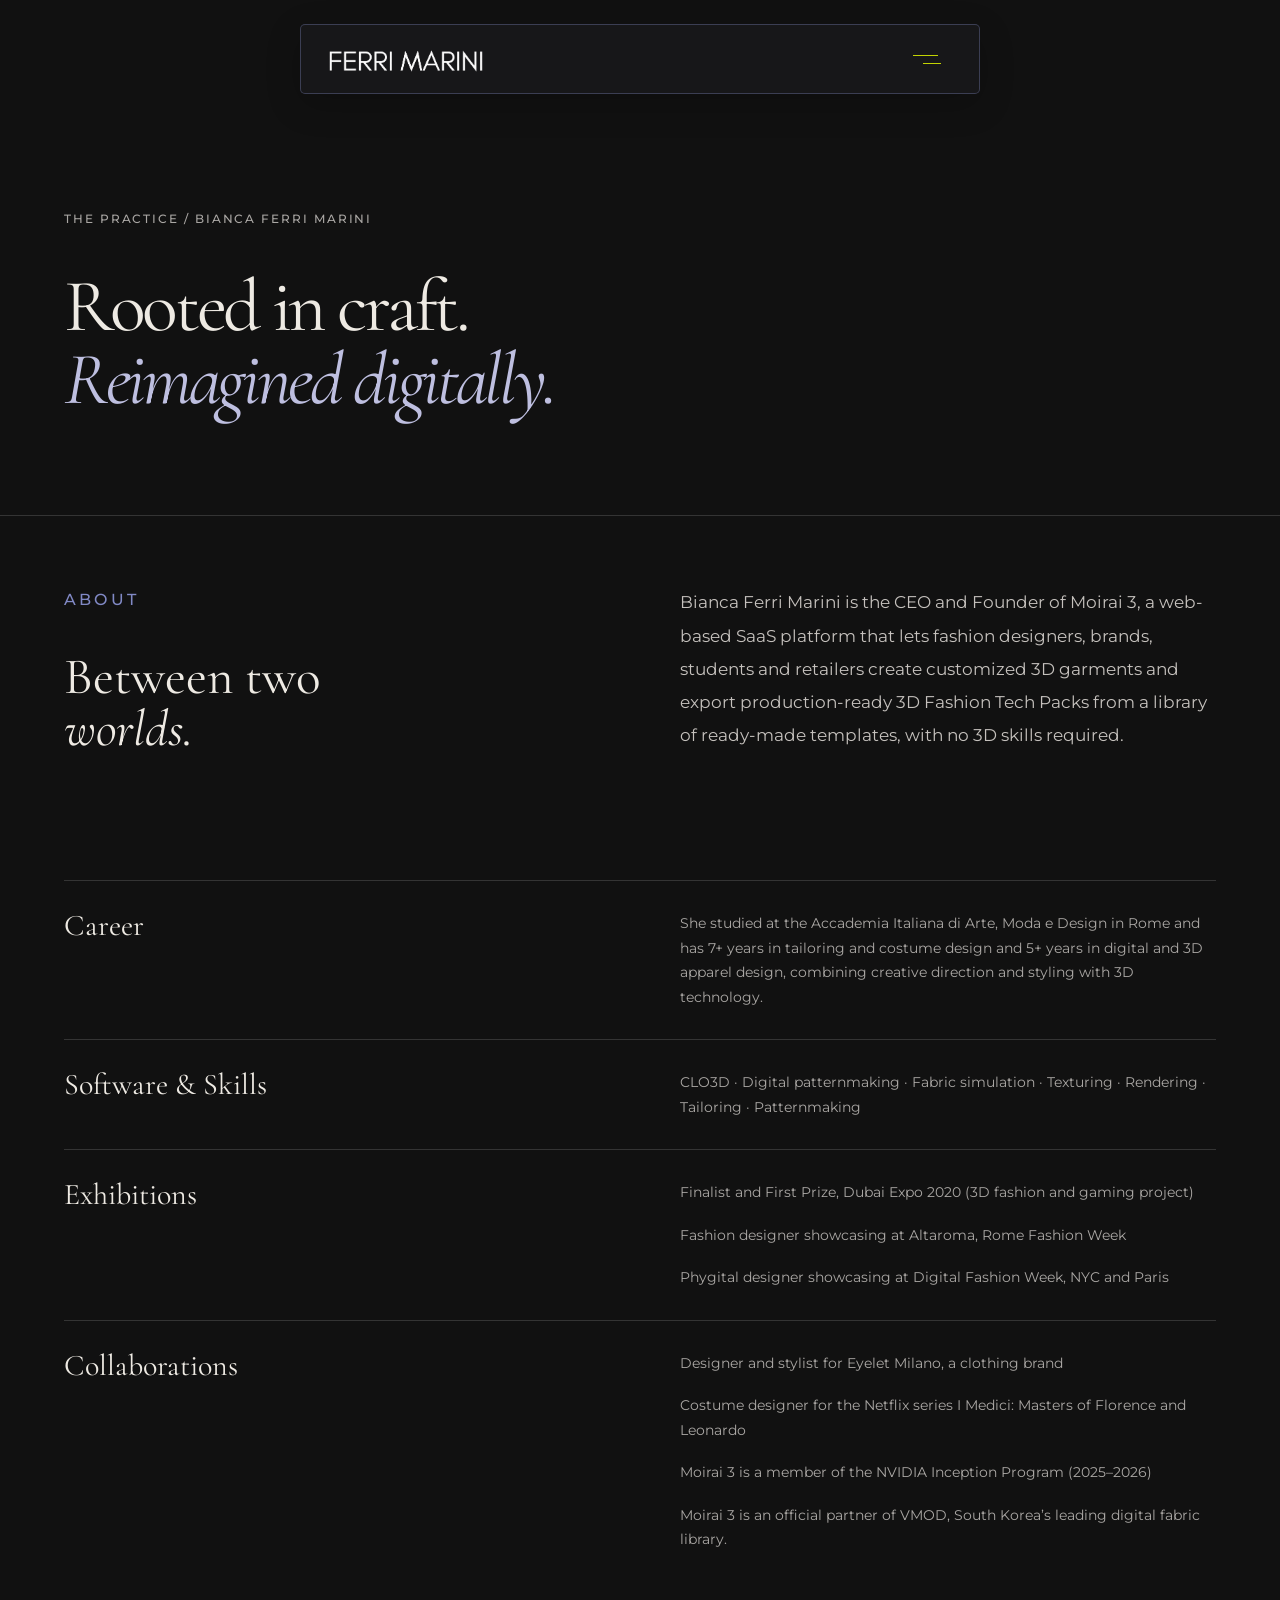
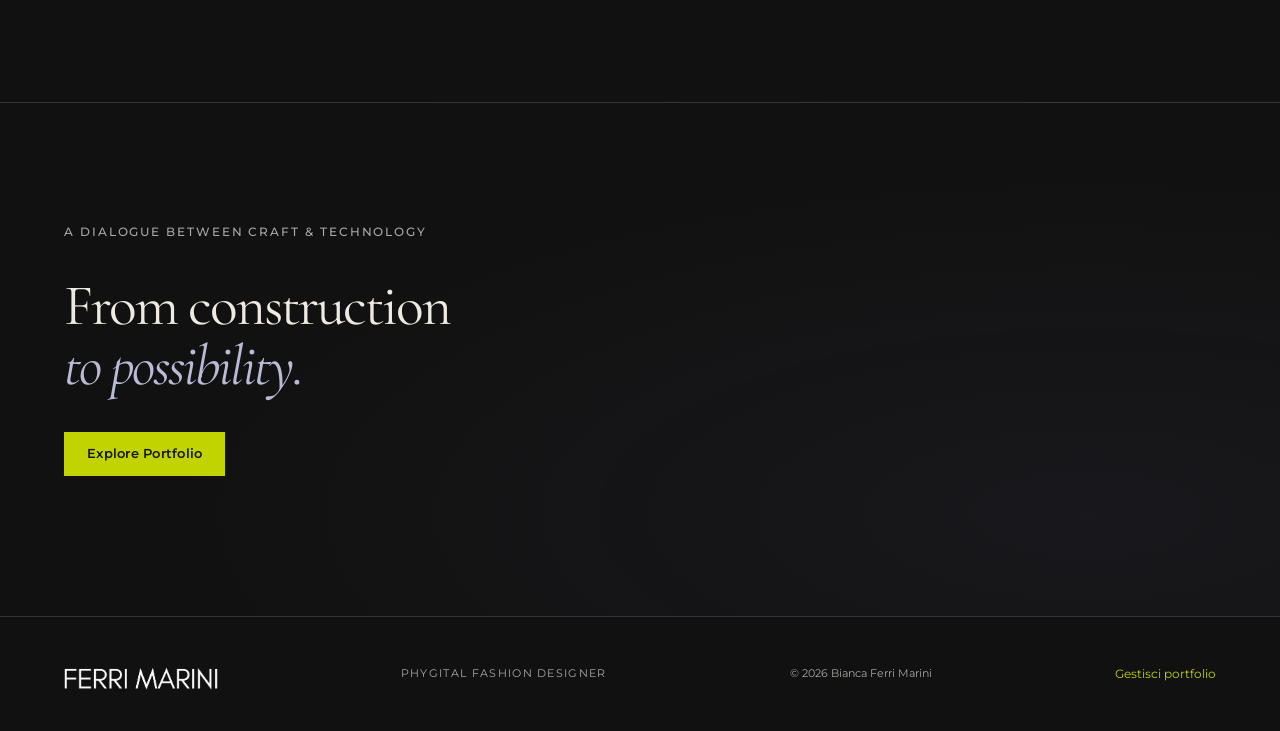
<file: about.html>
<!doctype html>
<html lang="en">
<head>
<meta charset="utf-8"><meta name="viewport" content="width=device-width, initial-scale=1">
<meta name="theme-color" content="#111111">
<meta name="description" content="Bianca Ferri Marini — Phygital Fashion Designer. Physical garment construction, digital craftsmanship and 3D fashion.">
<meta property="og:title" content="Bianca Ferri Marini | Phygital Fashion Designer">
<meta property="og:description" content="Physical craft. Digital form. A practice between tailoring, patternmaking and digital fashion.">
<meta property="og:type" content="website">
<title>About | Bianca Ferri Marini</title>
<link rel="icon" type="image/svg+xml" href="assets/logo/favicon.svg">
<link rel="stylesheet" href="css/fonts.css"><link rel="stylesheet" href="css/style.css">
<script src="js/main.js" defer></script>
</head><body data-page="about">
<a class="skip-link" href="#main">Skip to content</a>
<header class="navigation"><a class="wordmark" href="index.html" aria-label="Ferri Marini home"><img src="assets/logo/ferri-marini-logo.png" alt="Ferri Marini"></a><button class="menu-toggle" aria-label="Open menu" aria-expanded="false" aria-controls="site-menu"><span></span><span></span></button></header>
<dialog id="site-menu" class="menu-dialog" aria-label="Main navigation"><div class="menu-top"><a class="wordmark" href="index.html"><img src="assets/logo/ferri-marini-logo.png" alt="Ferri Marini"></a><button class="menu-close" aria-label="Close menu">Close <span aria-hidden="true">×</span></button></div><div class="menu-inner"><p class="eyebrow">BIANCA FERRI MARINI</p><nav><a href="index.html#portfolio"><span>01</span>Portfolio</a><a href="about.html"><span>02</span>About</a><a href="contact.html"><span>03</span>Contact</a></nav><p class="menu-note">Physical craft. Digital form.</p></div></dialog>
<main id="main" class="about-page"><section class="page-intro"><p class="eyebrow">THE PRACTICE / BIANCA FERRI MARINI</p><h1>Rooted in craft.<br><em>Reimagined digitally.</em></h1></section><section class="bio-layout" aria-labelledby="bio-title"><div><span class="section-index">ABOUT</span><h2 id="bio-title">Between two<br><em>worlds.</em></h2></div><div id="biography" class="bio-copy"><p>Bianca Ferri Marini is the CEO and Founder of Moirai 3, a web-based SaaS platform that lets fashion designers, brands, students and retailers create customized 3D garments and export production-ready 3D Fashion Tech Packs from a library of ready-made templates, with no 3D skills required.</p></div></section><section class="practice-details" aria-label="Practice details" id="about-details"></section><section class="closing"><p class="eyebrow">A DIALOGUE BETWEEN CRAFT & TECHNOLOGY</p><h2>From construction<br><em>to possibility.</em></h2><a href="index.html#portfolio" class="cta">Explore Portfolio</a></section></main><footer class="footer"><a class="wordmark" href="index.html"><img src="assets/logo/ferri-marini-logo.png" alt="Ferri Marini"></a><p>PHYGITAL FASHION DESIGNER</p><span>© <span data-year>2026</span> Bianca Ferri Marini</span></footer></body></html>
</file>
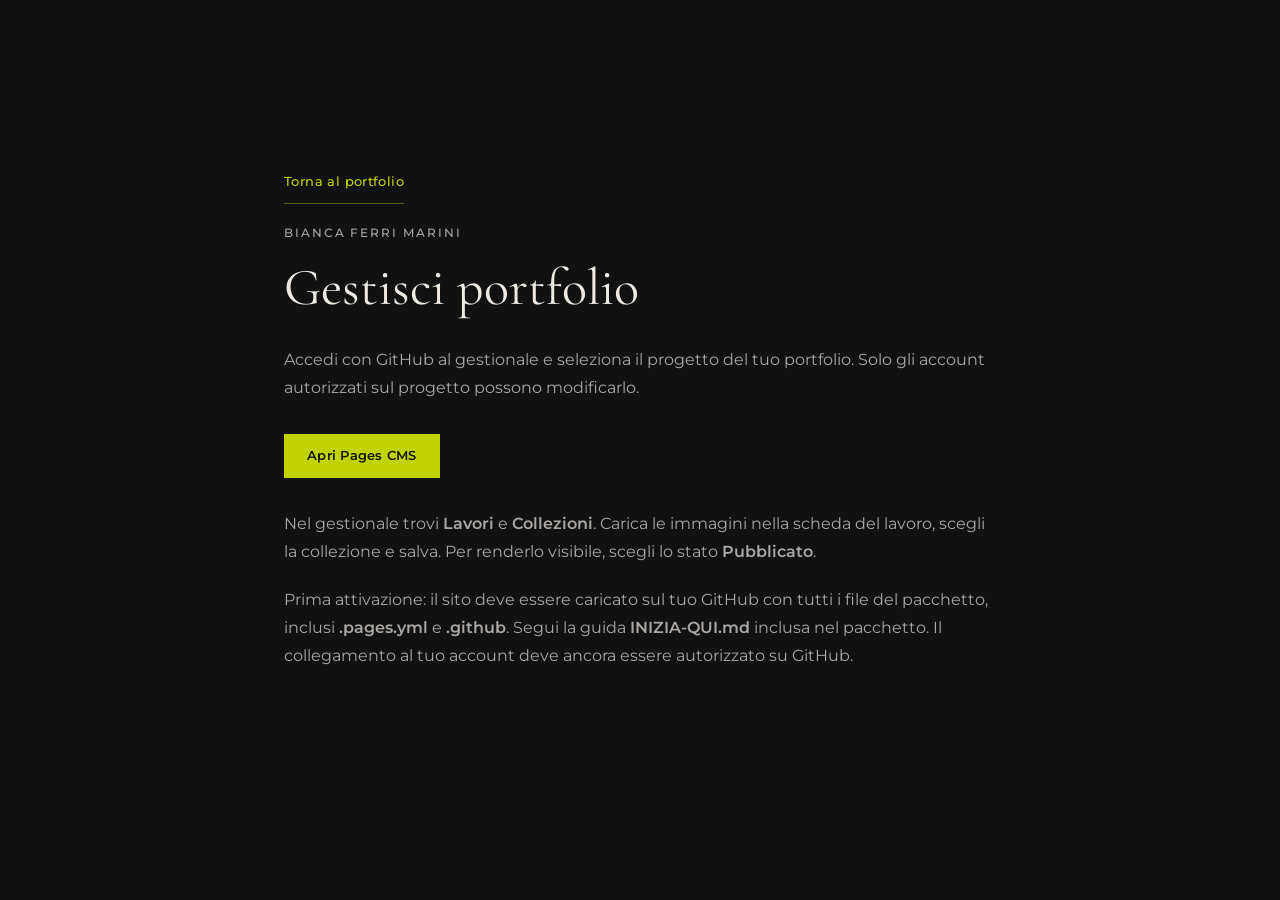
<file: admin.html>
<!doctype html>
<html lang="it"><head><meta charset="utf-8"><meta name="viewport" content="width=device-width,initial-scale=1"><meta name="robots" content="noindex"><title>Gestisci portfolio | Bianca Ferri Marini</title><link rel="stylesheet" href="css/fonts.css"><link rel="stylesheet" href="css/style.css"></head>
<body><main class="admin-main"><a class="text-link accent-link" href="index.html">Torna al portfolio</a><p class="eyebrow">BIANCA FERRI MARINI</p><h1>Gestisci portfolio</h1><p>Accedi con GitHub al gestionale e seleziona il progetto del tuo portfolio. Solo gli account autorizzati sul progetto possono modificarlo.</p><a class="cta" href="https://app.pagescms.org/" rel="noopener noreferrer">Apri Pages CMS</a><p>Nel gestionale trovi <strong>Lavori</strong> e <strong>Collezioni</strong>. Carica le immagini nella scheda del lavoro, scegli la collezione e salva. Per renderlo visibile, scegli lo stato <strong>Pubblicato</strong>.</p><p>Prima attivazione: il sito deve essere caricato sul tuo GitHub con tutti i file del pacchetto, inclusi <strong>.pages.yml</strong> e <strong>.github</strong>. Segui la guida <strong>INIZIA-QUI.md</strong> inclusa nel pacchetto. Il collegamento al tuo account deve ancora essere autorizzato su GitHub.</p></main></body></html>
</file>
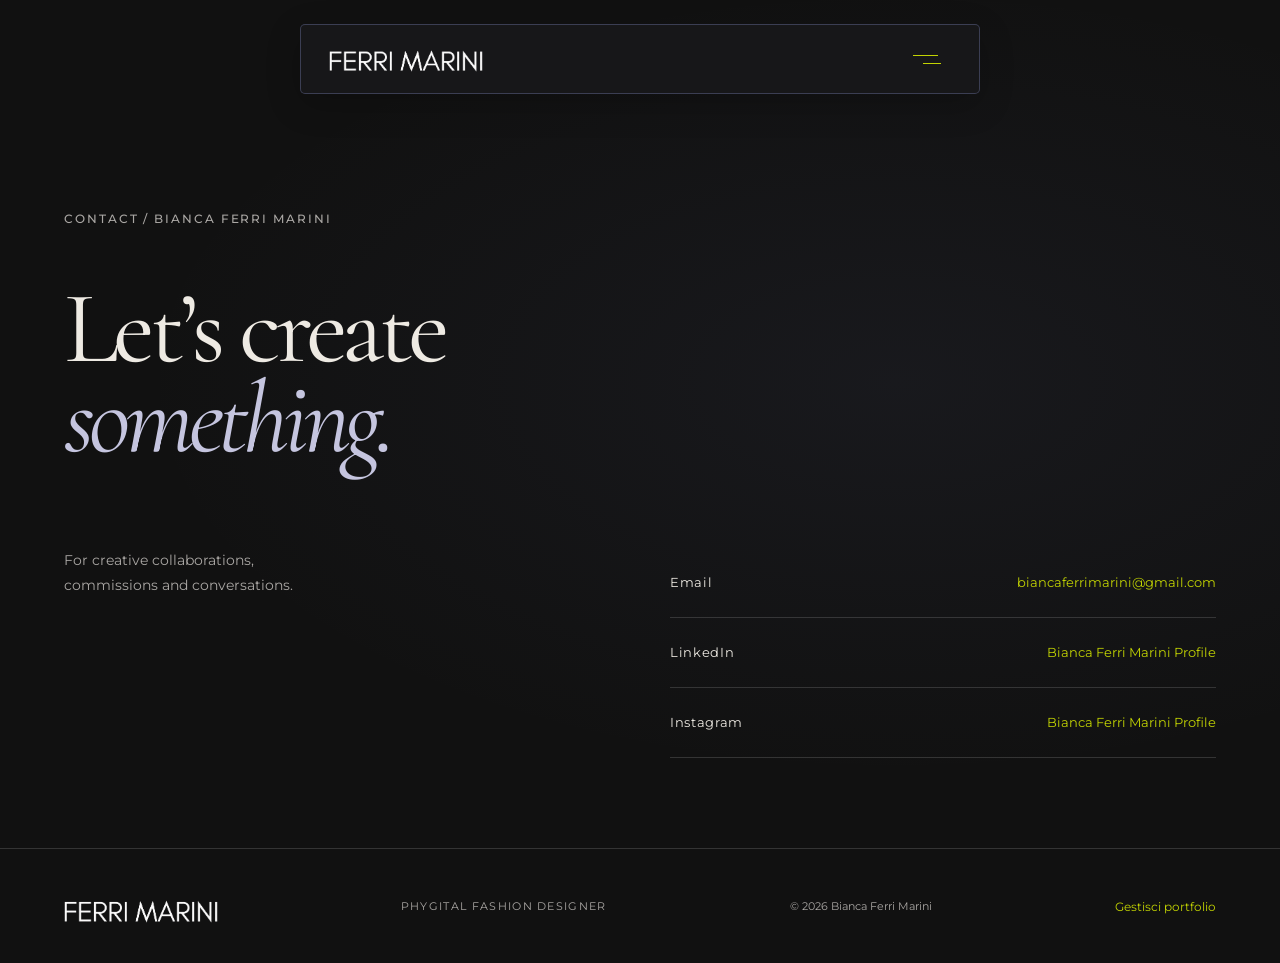
<file: contact.html>
<!doctype html>
<html lang="en">
<head>
<meta charset="utf-8"><meta name="viewport" content="width=device-width, initial-scale=1">
<meta name="theme-color" content="#111111">
<meta name="description" content="Bianca Ferri Marini — Phygital Fashion Designer. Physical garment construction, digital craftsmanship and 3D fashion.">
<meta property="og:title" content="Bianca Ferri Marini | Phygital Fashion Designer">
<meta property="og:description" content="Physical craft. Digital form. A practice between tailoring, patternmaking and digital fashion.">
<meta property="og:type" content="website">
<title>Contact | Bianca Ferri Marini</title>
<link rel="icon" type="image/svg+xml" href="assets/logo/favicon.svg">
<link rel="stylesheet" href="css/fonts.css"><link rel="stylesheet" href="css/style.css">
<script src="js/main.js" defer></script>
</head><body data-page="contact">
<a class="skip-link" href="#main">Skip to content</a>
<header class="navigation"><a class="wordmark" href="index.html" aria-label="Ferri Marini home"><img src="assets/logo/ferri-marini-logo.png" alt="Ferri Marini"></a><button class="menu-toggle" aria-label="Open menu" aria-expanded="false" aria-controls="site-menu"><span></span><span></span></button></header>
<dialog id="site-menu" class="menu-dialog" aria-label="Main navigation"><div class="menu-top"><a class="wordmark" href="index.html"><img src="assets/logo/ferri-marini-logo.png" alt="Ferri Marini"></a><button class="menu-close" aria-label="Close menu">Close <span aria-hidden="true">×</span></button></div><div class="menu-inner"><p class="eyebrow">BIANCA FERRI MARINI</p><nav><a href="index.html#portfolio"><span>01</span>Portfolio</a><a href="about.html"><span>02</span>About</a><a href="contact.html"><span>03</span>Contact</a></nav><p class="menu-note">Physical craft. Digital form.</p></div></dialog>
<main id="main" class="contact-page"><section class="contact-main"><p class="eyebrow">CONTACT / BIANCA FERRI MARINI</p><h1>Let’s create<br><em>something.</em></h1><div class="contact-bottom"><p>For creative collaborations,<br>commissions and conversations.</p><div class="contact-list" id="contact-list"><p>Contact details coming soon.</p></div></div></section></main><footer class="footer"><a class="wordmark" href="index.html"><img src="assets/logo/ferri-marini-logo.png" alt="Ferri Marini"></a><p>PHYGITAL FASHION DESIGNER</p><span>© <span data-year>2026</span> Bianca Ferri Marini</span></footer></body></html>
</file>
<file: css/fonts.css>
@font-face {
  font-family: 'Cormorant Garamond';
  font-style: italic;
  font-weight: 400;
  font-display: swap;
  src: url(../assets/fonts/font-0.ttf) format('truetype');
}
@font-face {
  font-family: 'Cormorant Garamond';
  font-style: normal;
  font-weight: 400;
  font-display: swap;
  src: url(../assets/fonts/font-1.ttf) format('truetype');
}
@font-face {
  font-family: 'Cormorant Garamond';
  font-style: normal;
  font-weight: 500;
  font-display: swap;
  src: url(../assets/fonts/font-2.ttf) format('truetype');
}
@font-face {
  font-family: 'Montserrat';
  font-style: normal;
  font-weight: 400;
  font-display: swap;
  src: url(../assets/fonts/font-3.ttf) format('truetype');
}
@font-face {
  font-family: 'Montserrat';
  font-style: normal;
  font-weight: 500;
  font-display: swap;
  src: url(../assets/fonts/font-4.ttf) format('truetype');
}
@font-face {
  font-family: 'Montserrat';
  font-style: normal;
  font-weight: 600;
  font-display: swap;
  src: url(../assets/fonts/font-5.ttf) format('truetype');
}
</file>
<file: css/style.css>
:root{--bg:#111111;--surface:#171718;--ink:#eeeae3;--muted:#aaa7a4;--line:#ffffff25;--periwinkle:#8189c5;--acid:#c2d302;--serif:'Cormorant Garamond',Georgia,serif;--body:'Montserrat',Arial,sans-serif;--gutter:clamp(24px,5vw,88px)}
*{box-sizing:border-box}html{scroll-behavior:smooth;scroll-padding-top:105px}body{margin:0;background:var(--bg);color:var(--ink);font:400 16px/1.75 var(--body);-webkit-font-smoothing:antialiased}body:has(dialog[open]){overflow:hidden}::selection{background:var(--periwinkle);color:var(--bg)}a{color:inherit;text-decoration:none}button{font:inherit;color:inherit;cursor:pointer}button,a{-webkit-tap-highlight-color:transparent}button{background:none;border:0}button:disabled{opacity:.3;cursor:default}button:focus-visible,a:focus-visible,summary:focus-visible,[tabindex]:focus-visible{outline:2px solid var(--acid);outline-offset:6px}img{max-width:100%;display:block}h1,h2,h3,p,figure{margin:0}h1,h2,h3{font-family:var(--serif);font-weight:400;line-height:1}em{font-family:var(--serif);font-weight:400}button,input{font-size:16px}.eyebrow,.section-index{font-size:12px;letter-spacing:.16em;line-height:1.5;font-weight:500}.eyebrow{color:var(--muted)}.skip-link{position:fixed;z-index:50;top:0;left:20px;background:var(--acid);color:#111;padding:10px 20px;transform:translateY(-130%)}.skip-link:focus{transform:none}.navigation{position:fixed;top:24px;left:50%;transform:translateX(-50%);z-index:20;width:min(680px,calc(100% - 48px));height:70px;padding:0 28px;display:flex;align-items:center;justify-content:space-between;background:#19191bdb;backdrop-filter:blur(18px);border:1px solid #ffffff1a;border-radius:5px;box-shadow:0 10px 35px #0003;transition:width .6s,height .6s,top .6s}.is-scrolled .navigation{width:min(490px,calc(100% - 40px));height:58px;top:16px}.wordmark{font-family:var(--serif);font-size:22px;letter-spacing:.055em;white-space:nowrap}.menu-toggle{width:48px;height:48px;display:grid;align-content:center;gap:7px;padding:10px}.menu-toggle span{height:1px;background:var(--ink);display:block;transition:width .3s;width:25px}.menu-toggle span:last-child{width:18px;margin-left:auto}.menu-toggle:hover span:last-child{width:25px}.menu-dialog{max-width:none;max-height:none;width:100%;height:100dvh;border:0;margin:0;padding:35px var(--gutter);color:var(--ink);background:radial-gradient(ellipse at 80% 70%,#8189c515,transparent 60%),#111}.menu-dialog[open]{animation:menu-in .35s ease-out}.menu-dialog::backdrop{background:#111}.menu-top{display:flex;align-items:center;justify-content:space-between}.menu-close{display:flex;gap:24px;align-items:center;font-size:14px;min-height:48px}.menu-close span{font-size:30px}.menu-inner{max-width:1040px;margin:9vh auto 0}.menu-inner nav{display:grid;margin-top:30px}.menu-inner nav a{font:400 clamp(55px,9vw,120px)/1.25 var(--serif);display:flex;gap:32px;align-items:center;transition:color .3s}.menu-inner nav a:hover{color:var(--periwinkle)}.menu-inner nav span{font:500 12px var(--body);color:var(--periwinkle);letter-spacing:.1em}.menu-note{margin-top:35px;color:var(--muted);font-size:14px}@keyframes menu-in{from{opacity:0;transform:translateY(-12px)}to{opacity:1;transform:none}}
.hero{position:relative;min-height:850px;height:100svh;max-height:1250px;padding:180px var(--gutter) 48px;display:flex;flex-direction:column;justify-content:center;overflow:hidden}.hero-atmosphere{position:absolute;inset:0;pointer-events:none;background:radial-gradient(ellipse at 65% 45%,#8189c519,transparent 53%),radial-gradient(ellipse at 10% 95%,#8189c50a,transparent 50%);animation:atmosphere 16s ease-in-out infinite alternate}.hero-kicker{text-align:center;position:relative;margin:0 0 22px}.hero h1{position:relative;text-align:center;letter-spacing:-.055em;line-height:.82;font-size:clamp(90px,13.7vw,222px)}.hero h1 span{display:block}.hero .first-name{font-style:italic;font-size:.82em;line-height:1.07;color:#dedbec}.hero .last-name{white-space:nowrap}.hero-bottom{margin-top:auto;padding-top:80px;display:flex;justify-content:space-between;align-items:flex-end;position:relative}.hero-bottom p{font-size:15px;line-height:1.6}.hero-bottom em{font-size:25px}.hero-side{writing-mode:vertical-rl;position:absolute;right:0;bottom:115px;font-size:12px}.text-link{display:inline-flex;align-items:center;gap:18px;font-size:13px;font-weight:500;letter-spacing:.03em;min-height:44px;border-bottom:1px solid var(--line);transition:color .3s,border-color .3s}.text-link:hover{color:var(--acid);border-color:var(--acid)}.scroll-line{display:block;width:1px;height:26px;background:var(--acid);margin:8px 6px}.accent-link{color:var(--acid);border-color:#c2d30266}.portfolio-section{padding:115px var(--gutter) 0}.section-heading{display:grid;grid-template-columns:1fr 2fr 1fr;align-items:end;margin-bottom:90px;gap:24px}.section-heading h2{font-size:clamp(60px,6vw,96px);letter-spacing:-.04em}.section-heading h2 em{color:#bebfe0}.section-aside{color:var(--muted);font-size:13px;line-height:1.8;justify-self:end}.project{padding-bottom:140px}.project-heading{border-top:1px solid var(--line);padding-top:25px;display:grid;grid-template-columns:80px 1fr auto;align-items:start;gap:20px;margin-bottom:40px}.project-number{font:400 32px/1.1 var(--serif);color:var(--periwinkle)}.project-heading h3{font-size:clamp(40px,4.3vw,70px);letter-spacing:-.03em}.project-heading .eyebrow{margin-top:14px}.project-year{font-size:13px;color:var(--muted)}.gallery{min-width:0}.gallery-track{display:flex;overflow-x:auto;scroll-snap-type:x mandatory;scrollbar-width:none;overscroll-behavior-x:contain}.gallery-track::-webkit-scrollbar{display:none}.gallery-slide{flex:0 0 100%;min-width:0;scroll-snap-align:start;scroll-snap-stop:always}.image-surface{position:relative;overflow:hidden;background:#1b1b1d;aspect-ratio:1.42}.image-surface img{height:100%;width:100%;object-fit:contain}.placeholder{display:flex;align-items:center;justify-content:center;flex-direction:column;position:relative;width:100%;height:100%;min-height:220px;background:radial-gradient(ellipse at 50% 42%,#ffffff07,transparent 65%),linear-gradient(120deg,#202021,#171719);color:#aaa8b2}.placeholder::before{content:'';position:absolute;inset:26px;border:1px solid #ffffff0b;pointer-events:none}.placeholder-label{font-size:12px;font-weight:500;letter-spacing:.19em}.placeholder-sub{font-size:12px;color:#77757e;letter-spacing:.07em;margin-top:9px}.placeholder-mark{font:italic 400 clamp(80px,14vw,180px)/1 var(--serif);color:#ffffff06;position:absolute;top:50%;left:50%;transform:translate(-50%,-65%);pointer-events:none}.gallery-toolbar{display:flex;align-items:center;gap:26px;margin-top:16px;font-size:12px;color:var(--muted);min-height:46px}.gallery-caption{margin-right:auto}.gallery-count{font-variant-numeric:tabular-nums;letter-spacing:.07em}.gallery-controls{display:flex;gap:6px}.gallery-controls button{width:46px;height:46px;border:1px solid var(--line);font-size:24px;font-family:var(--serif);line-height:1}.gallery-controls button:hover:not(:disabled){color:var(--acid);border-color:var(--acid)}.project-information{display:grid;grid-template-columns:1.2fr 1fr 1fr;gap:50px;padding:40px 0 65px}.project-description{max-width:410px;color:var(--muted);font-size:15px}.metadata dt{font-size:12px;letter-spacing:.14em;color:var(--muted);margin-bottom:12px}.metadata dd{margin:0;font-size:14px;line-height:1.9}.metadata{margin:0}.project-pair{display:grid;grid-template-columns:.75fr 1.25fr;gap:clamp(30px,7vw,120px);align-items:start}.reference{margin-top:80px}.media-label{display:flex;justify-content:space-between;margin-bottom:16px;gap:20px;font-size:12px;letter-spacing:.13em;font-weight:500}.media-label span:last-child{color:var(--muted);letter-spacing:.03em}.reference .image-surface{aspect-ratio:.8}.reference figcaption{margin-top:14px;color:var(--muted);font-size:12px}.viewer-stage{height:clamp(390px,40vw,610px);background:radial-gradient(ellipse at 50% 45%,#8189c50c,transparent 70%),#171719;position:relative;display:grid;place-items:center;isolation:isolate}.viewer-empty{text-align:center;padding:32px;width:100%}.viewer-orbit{display:block;width:100px;height:100px;border:1px solid #8189c539;border-radius:50%;margin:0 auto 32px;position:relative;transform:rotate(-25deg)}.viewer-orbit::after{content:'';position:absolute;inset:30px -15px;border:1px solid #8189c53d;border-radius:50%}.load-model{padding:13px 2px;border-bottom:1px solid #c2d30266;color:var(--acid);font-size:12px;font-weight:500;letter-spacing:.14em}.viewer-message{margin-top:16px;color:var(--muted);font-size:12px;line-height:1.6}.viewer-toolbar{display:flex;align-items:center;justify-content:space-between;gap:8px;border-top:1px solid var(--line);padding-top:12px;margin-top:0}.viewer-toolbar button{font-size:12px;padding:8px;min-height:44px}.viewer-toolbar button:hover:not(:disabled){color:var(--acid)}.viewer-toolbar span{font-size:12px;color:var(--muted)}.viewer-actions{display:flex;gap:8px}model-viewer{width:100%;height:100%;display:block;--progress-bar-color:var(--acid);--progress-bar-height:2px}.viewer-stage:fullscreen{width:100vw;height:100dvh;background:#171719}.viewer-stage.expanded{position:fixed;inset:0;z-index:40;width:100vw;height:100dvh}.viewer-exit{position:absolute;right:24px;top:20px;z-index:5;background:#111c;padding:12px 20px;font-size:13px;display:none}.viewer-stage:fullscreen .viewer-exit,.viewer-stage.expanded .viewer-exit{display:block}.project.offset .gallery{width:77%;margin-left:auto}.project.offset .image-surface{aspect-ratio:1.15}.project.offset .project-information{padding-left:23%}.project.offset .project-pair{grid-template-columns:1.25fr .75fr}.project.offset .reference{order:2;margin-top:110px}.project.offset .reference .image-surface{aspect-ratio:.8}.project.offset .viewer-wrap{order:1}.closing{padding:120px var(--gutter) 140px;background:radial-gradient(ellipse at 85% 80%,#8189c510,transparent 60%);border-top:1px solid var(--line)}.closing h2{font-size:clamp(48px,6.2vw,100px);letter-spacing:-.035em;line-height:1.05;margin:35px 0}.closing em{color:#b9bbd6}.footer{padding:35px var(--gutter);display:flex;gap:24px;align-items:center;justify-content:space-between;border-top:1px solid var(--line)}.footer p{font-size:11px;letter-spacing:.12em;color:var(--muted)}.footer>span{font-size:11px;color:var(--muted)}.page-intro{padding:210px var(--gutter) 100px}.page-intro h1{font-size:clamp(58px,8.8vw,142px);letter-spacing:-.045em;line-height:.98;margin-top:42px}.page-intro h1 em{color:#bebfe0}.bio-layout{padding:70px var(--gutter) 100px;display:grid;grid-template-columns:1fr 1fr;gap:80px;border-top:1px solid var(--line)}.section-index{color:var(--periwinkle)}.bio-layout h2{font-size:clamp(48px,5.5vw,82px);margin-top:38px}.bio-copy p{font-size:17px;line-height:1.95;margin-bottom:28px;max-width:640px;color:#c5c1bd}.practice-details{padding:0 var(--gutter) 120px}.practice-row{display:grid;grid-template-columns:1fr 1fr;padding:30px 0;border-top:1px solid var(--line);gap:80px}.practice-row h3{font-size:34px}.practice-row p{font-size:14px;color:var(--muted);max-width:580px}.practice-row a{color:var(--acid);border-bottom:1px solid #c2d30255}.contact-main{min-height:calc(100svh - 110px);padding:210px var(--gutter) 90px;background:radial-gradient(ellipse at 70% 45%,#8189c511,transparent 60%)}.contact-main h1{font-size:clamp(80px,12vw,185px);line-height:.88;letter-spacing:-.055em;margin:55px 0 85px}.contact-main h1 em{color:#c5c5df}.contact-bottom{display:grid;grid-template-columns:1fr 1fr;gap:60px}.contact-bottom>p{font-size:14px;color:var(--muted)}.contact-item{display:flex;align-items:center;justify-content:space-between;gap:24px;border-bottom:1px solid var(--line);min-height:70px;padding:14px 0}.contact-item .contact-label{font-size:13px;letter-spacing:.05em}.contact-item .contact-value{font-size:13px;color:var(--muted);overflow-wrap:anywhere;text-align:right}.contact-item a{color:var(--acid)}.loading-copy{padding:25px 0;color:var(--muted)}.reveal{transition:opacity .8s,transform .8s}.reveal.pending{opacity:0;transform:translateY(20px)}[hidden]{display:none!important}@keyframes atmosphere{from{transform:scale(1);opacity:.6}to{transform:scale(1.13) translate(-2%,2%);opacity:1}}
@media(min-width:1700px){.portfolio-section,.bio-layout,.practice-details{max-width:1800px;margin:auto}}
@media(max-width:1000px){.hero{min-height:760px}.section-heading{grid-template-columns:1fr 2fr}.section-aside{grid-column:2;justify-self:start}.project-information{gap:25px}.project-pair{gap:35px}.viewer-toolbar{align-items:flex-start;flex-direction:column}.bio-layout,.practice-row{gap:40px}.footer p{display:none}}
@media(max-width:600px){.navigation{top:16px;height:60px;padding:0 18px}.wordmark{font-size:20px}.hero{padding-top:160px;min-height:660px;height:94svh;max-height:900px}.hero-kicker{font-size:10px;letter-spacing:.14em;margin-bottom:35px}.hero h1{font-size:15vw;line-height:.87;letter-spacing:-.052em}.hero .first-name{font-size:1.45em;line-height:.95;margin-bottom:15px}.hero .last-name{font-size:.97em}.hero-bottom{padding-top:85px;gap:20px;align-items:flex-end}.hero-bottom p{font-size:13px}.hero-bottom em{font-size:22px}.hero-bottom .text-link{font-size:11px;gap:12px}.hero-side{display:none}.portfolio-section{padding-top:70px}.section-heading{display:block;margin-bottom:50px}.section-heading h2{font-size:58px;margin-top:22px}.section-aside{margin-top:24px}.section-aside br{display:none}.project{padding-bottom:85px}.project-heading{grid-template-columns:35px 1fr 22px;gap:12px;margin-bottom:28px}.project-heading h3{font-size:45px}.project-heading .eyebrow{font-size:10px;letter-spacing:.08em}.project-number{font-size:26px}.image-surface,.project.offset .image-surface{aspect-ratio:.79}.gallery-toolbar{gap:15px;margin-top:12px}.gallery-caption{font-size:11px}.gallery-controls button{width:42px;height:44px}.project-information,.project.offset .project-information{grid-template-columns:1fr 1fr;padding:28px 0 36px;gap:25px}.project-description{grid-column:1/-1;font-size:14px}.metadata dd{font-size:13px}.metadata dt{font-size:10px}.project-pair,.project.offset .project-pair{display:flex;flex-direction:column;gap:40px}.reference,.project.offset .reference{width:74%;margin-top:0;order:0;align-self:flex-start}.viewer-wrap,.project.offset .viewer-wrap{width:100%;order:1}.viewer-stage{height:390px}.viewer-toolbar{flex-direction:row;align-items:center;flex-wrap:wrap}.viewer-toolbar span{font-size:10px}.viewer-actions{gap:0}.viewer-toolbar button{font-size:11px;padding:8px}.project.offset .gallery{width:100%;margin-left:0}.project.offset .reference{align-self:flex-end}.placeholder::before{inset:18px}.closing{padding-top:75px;padding-bottom:80px}.closing h2{font-size:46px}.closing .eyebrow{font-size:10px;letter-spacing:.1em}.footer{align-items:flex-start;flex-direction:column;gap:12px;padding-top:25px;padding-bottom:25px}.page-intro{padding-top:155px;padding-bottom:60px}.page-intro .eyebrow{font-size:10px}.page-intro h1{font-size:58px;margin-top:30px;line-height:1.02}.bio-layout{grid-template-columns:1fr;padding-top:40px;padding-bottom:55px;gap:32px}.bio-layout h2{margin-top:22px}.bio-copy p{font-size:16px}.practice-row{grid-template-columns:1fr;gap:15px;padding:25px 0}.practice-row h3{font-size:30px}.practice-details{padding-bottom:65px}.contact-main{padding-top:160px;padding-bottom:70px}.contact-main .eyebrow{font-size:10px}.contact-main h1{font-size:clamp(70px,16vw,100px);margin:45px 0 55px}.contact-bottom{grid-template-columns:1fr;gap:32px}.contact-item{gap:20px}.contact-item .contact-value{font-size:12px}.menu-dialog{padding-top:22px}.menu-inner{margin-top:14vh}.menu-inner nav a{font-size:66px}.menu-note{font-size:12px}.menu-inner nav{gap:15px}}
@media(prefers-reduced-motion:reduce){html{scroll-behavior:auto}*,*::before,*::after{animation:none!important;transition:none!important}.reveal.pending{opacity:1;transform:none}}

/* Logo and scale refinement — October 2026 */
.wordmark{display:flex;align-items:center;min-height:44px}
.wordmark img{display:block;width:clamp(128px,12vw,168px);height:auto;object-fit:contain}
.wordmark-image{display:block;width:clamp(128px,12vw,168px);height:auto;object-fit:contain}
.hero{min-height:760px;height:min(88svh,980px);max-height:1050px;padding-top:150px;padding-bottom:100px}
.hero h1{font-size:clamp(64px,8.4vw,150px);line-height:.86;letter-spacing:-.045em}
.hero .first-name{font-size:.68em;line-height:1;margin-bottom:.12em}
.hero .last-name{display:flex;align-items:center;justify-content:center;font-size:1em;white-space:normal}
.hero .last-name img{display:block;width:min(67vw,560px);height:auto}
.hero-logo{display:block;width:min(67vw,560px);height:auto}
.gallery,.project-information,.project-pair{width:min(88%,1320px);margin-left:auto;margin-right:auto}
.image-surface{aspect-ratio:1.55}
.project.offset .gallery{width:min(88%,1320px);margin-left:auto}
.project.offset .project-information{padding-left:0}
.project-pair,.project.offset .project-pair{grid-template-columns:minmax(0,.78fr) minmax(0,1.22fr);gap:clamp(28px,4vw,64px)}
.viewer-stage{aspect-ratio:16/10;height:auto}
.bio-layout .section-index{font-size:16px;letter-spacing:.2em}
.footer .wordmark-image{width:clamp(132px,11vw,160px)}
@media(max-width:1000px){
 .gallery,.project-information,.project-pair,.project.offset .gallery{width:100%}
 .project.offset .project-information{padding-left:0}
}
@media(max-width:600px){
 .wordmark img,.wordmark-image{width:clamp(120px,35vw,148px)}
 .hero{min-height:620px;height:88svh;max-height:760px;padding-top:130px;padding-bottom:80px}
 .hero h1{font-size:clamp(52px,13vw,78px);line-height:.88}
 .hero .first-name{font-size:.78em;margin-bottom:.18em}
 .hero .last-name img,.hero-logo{width:min(84vw,420px)}
 .hero .last-name{font-size:1em}
 .gallery,.project-information,.project-pair{width:100%}
 .viewer-stage{aspect-ratio:4/3}
 .bio-layout .section-index{font-size:14px}
}

/* Portfolio refinement — October 2026 */
.navigation{border-color:rgba(129,137,197,.34);border-width:.5px}
.hero-atmosphere{background:radial-gradient(ellipse at 0% 108%,rgba(129,137,197,.30),transparent 64%),linear-gradient(0deg,rgba(129,137,197,.09),transparent 62%);animation:none}
.hero{justify-content:center;padding-bottom:155px}
.hero .first-name{font-style:normal}
.hero .last-name{font-size:.83em;letter-spacing:-.035em}
.portfolio-topline{display:flex;align-items:center;justify-content:space-between;gap:24px;margin-bottom:42px}
.portfolio-label{color:var(--acid);font-size:18px;font-weight:500;letter-spacing:.16em}
.cta{display:inline-flex;align-items:center;justify-content:center;min-height:44px;padding:11px 22px;background:var(--acid);color:#151700!important;border:1px solid var(--acid)!important;font-size:13px;font-weight:600;letter-spacing:.02em;line-height:1.5;transition:background .25s,box-shadow .25s}
.cta:hover{background:#d3e414;box-shadow:0 0 22px #c2d30210}
.cta-square{border-radius:2px}
.section-heading{grid-template-columns:2fr 1fr;margin-bottom:65px}
.section-heading h2{font-size:clamp(44px,4.3vw,66px)}
.section-aside{grid-column:auto}
.project-heading h3{font-size:clamp(34px,3vw,48px)}
.project-pair{grid-template-columns:9fr 16fr;gap:clamp(28px,4vw,64px);align-items:start}
.reference{margin-top:0}
.reference .image-surface{aspect-ratio:3/4}
.viewer-stage{height:auto;aspect-ratio:4/3}
.viewer-empty{position:relative;z-index:2;transition:opacity .3s}
.viewer-stage model-viewer{position:absolute;inset:0}
.viewer-stage.is-loading .viewer-empty{pointer-events:none;background:#171719e8;height:100%;display:flex;flex-direction:column;justify-content:center}
.load-model{border-radius:999px;background:var(--acid);color:#151700;border:1px solid var(--acid);padding:13px 24px;min-height:48px}
.load-model:hover:not(:disabled){background:#d3e414}
.gallery-controls button{color:#151700;background:var(--acid);border-color:var(--acid);border-radius:50%;font-size:29px}
.gallery-controls button:hover:not(:disabled){background:#d3e414;color:#151700}
.gallery-controls button:disabled{opacity:.35}
.viewer-toolbar button{color:var(--acid)}
.viewer-exit{color:var(--acid)}
.menu-toggle span{background:var(--acid)}
.menu-close{color:var(--acid)}
.menu-inner nav a{font-size:clamp(45px,5.5vw,76px)}
.page-intro h1{font-size:clamp(54px,5.8vw,88px)}
.bio-layout h2{font-size:clamp(42px,4vw,60px)}
.closing h2{font-size:clamp(44px,4.5vw,68px)}
.contact-main h1{font-size:clamp(70px,8vw,116px)}
.practice-row h3{font-size:30px}
.practice-list{margin:0;padding:0;list-style:none;max-width:580px;font-size:14px;color:var(--muted)}
.practice-list li+li{margin-top:18px}
.contact-item .contact-value{color:var(--acid)}
@media(max-width:1000px){.viewer-toolbar{flex-direction:row;align-items:center;flex-wrap:wrap}.viewer-toolbar>span{font-size:10px}.viewer-actions{gap:0}.viewer-toolbar button{padding:8px 4px}}
@media(max-width:600px){
 .hero{padding-bottom:110px;min-height:660px;height:88svh}
 .hero .last-name{font-size:.80em}
 .hero .first-name{font-size:1.45em}
 .portfolio-topline{margin-bottom:25px;gap:15px}
 .portfolio-label{font-size:14px;letter-spacing:.11em}
 .cta{font-size:12px;padding:10px 17px}
 .section-heading h2{font-size:58px}
 .project-heading h3{font-size:45px}
 .menu-inner nav a{font-size:48px}
 .menu-inner nav{gap:20px}
 .page-intro h1{font-size:58px}
 .bio-layout h2{font-size:48px}
 .closing h2{font-size:46px}
 .contact-main h1{font-size:clamp(70px,16vw,100px)}
 .viewer-stage{height:auto;aspect-ratio:4/3}
 .reference .image-surface{aspect-ratio:3/4}
 .viewer-orbit{width:60px;height:60px;margin-bottom:20px}
 .viewer-orbit::after{inset:18px -10px}
 .viewer-empty{padding:20px}
.viewer-message{margin-top:12px}
}

/* Editorial project stories and interactive galleries. */
.navigation .wordmark img{transform:translateY(-3px)}
.hero{height:calc(100svh - 160px);min-height:440px;max-height:none;padding:135px var(--gutter) 50px}
.hero .first-name{font-size:72px;margin-bottom:20px;letter-spacing:0}
.hero h1{letter-spacing:0}
.hero .last-name img{width:min(65vw,540px)}
.portfolio-section{padding-top:28px}
.portfolio-topline{display:grid;grid-template-columns:minmax(0,1fr) auto minmax(0,1fr);align-items:end;gap:24px;margin-bottom:65px}
.portfolio-signature{padding-top:38px}
.portfolio-signature .portfolio-label{font-size:14px;letter-spacing:0}
.portfolio-signature>.eyebrow:last-child{font-size:12px;letter-spacing:0;margin-top:5px}
.portfolio-topline h2{font:500 30px/1.3 var(--body);color:var(--acid);letter-spacing:0;align-self:start;text-align:center}
.portfolio-topline>.cta{justify-self:end}
.project-concept{font:400 25px/1.4 var(--serif);color:#c2c5df;margin-top:14px}
.project-heading .eyebrow{font-size:12px;letter-spacing:0;max-width:650px}
.project-heading h3{letter-spacing:0}
.gallery{position:relative}
.gallery-track .image-surface,.project.offset .gallery-track .image-surface{height:clamp(360px,70svh,760px);aspect-ratio:auto}
.gallery-controls{position:absolute;inset:0 16px 62px;pointer-events:none;display:block}
.gallery-controls button{position:absolute;top:50%;transform:translateY(-50%);width:64px;height:76px;padding:0;border:0;border-radius:0;background:transparent;color:var(--acid);font:400 42px/1 Arial,sans-serif;pointer-events:auto;transition:color .25s,background .25s}
.gallery-controls button span{filter:drop-shadow(0 1px 2px #0008)}
.gallery-controls .previous{left:0}
.gallery-controls .next{right:0}
.gallery-controls button:hover:not(:disabled),.gallery-controls button:focus-visible{color:#fff;background:rgba(194,211,2,.2)}
.gallery-controls button:active{background:rgba(194,211,2,.32)}
.gallery-toolbar{font-size:13px;gap:18px}
.gallery-playback{color:var(--acid);width:44px;height:44px;padding:0;font-size:22px;line-height:1;flex-shrink:0}
.gallery-playback:hover{color:#fff}
.project-description{font-size:16px;line-height:1.9;max-width:530px;color:#c5c1bd}
.project-information{grid-template-columns:1.8fr 1fr 1fr;padding-bottom:40px;gap:38px}
.construction-notes{width:min(88%,1320px);margin:0 auto 65px;border-top:1px solid var(--line);padding-top:24px}
.construction-notes h4{margin:0 0 25px;font:500 13px/1.5 var(--body);color:var(--periwinkle);letter-spacing:0}
.construction-notes dl{margin:0;display:grid;grid-template-columns:repeat(3,minmax(0,1fr));gap:28px 38px}
.construction-notes dt{font-size:14px;color:var(--ink);margin-bottom:6px;font-weight:500}
.construction-notes dd{margin:0;font-size:14px;line-height:1.75;color:var(--muted)}
.viewer-empty{height:100%;display:flex;flex-direction:column;justify-content:center;align-items:center;gap:0;padding:24px}
.viewer-preview{width:170px;height:170px;max-height:42%;object-fit:contain;margin-bottom:22px}
.load-model{font-size:16px;font-weight:600;letter-spacing:0;min-height:54px;padding:15px 28px;flex-shrink:0}
.viewer-message{font-size:13px;margin-top:16px}
/* RAL 7001 silver grey, screen approximation from the supplied reference. */
.viewer-stage.is-ready,.viewer-stage.is-ready:fullscreen,.viewer-stage.is-ready.expanded{background:#89969c}
.viewer-stage.is-loading .viewer-preview{animation:garment-loading 2.6s ease-in-out infinite}
.viewer-stage.is-loading .viewer-message{font-size:18px;color:var(--ink);font-family:var(--serif);margin-top:0}
.viewer-progress{height:2px;width:120px;background:#8189c533;overflow:hidden;margin-top:18px}
.viewer-progress span{height:100%;width:100%;display:block;background:var(--acid);transform:scaleX(0);transform-origin:left;transition:transform .3s}
.viewer-toolbar{align-items:flex-start;padding-top:14px;gap:14px}
.viewer-instructions{font-size:12px;line-height:1.9;color:var(--muted)}
.viewer-instructions b{font-weight:500;color:var(--ink);display:inline-block;min-width:54px;margin-right:8px}
.viewer-toolbar .viewer-instructions span{font-size:12px}
.touch-instructions{display:none}
.viewer-actions{flex-wrap:wrap;justify-content:flex-end}
.viewer-toolbar button{font-size:12px}
@keyframes garment-loading{0%,100%{transform:translateY(0) rotate(-2deg);opacity:.72}50%{transform:translateY(-6px) rotate(2deg);opacity:1}}
@media(pointer:coarse){.mouse-instructions{display:none}.touch-instructions{display:inline}}
@media(max-width:1000px){
 .construction-notes{width:100%}
 .portfolio-signature .portfolio-label{font-size:12px}
 .portfolio-topline h2{font-size:26px}
 .project-information{gap:25px}
 .viewer-preview{width:130px;height:130px;margin-bottom:16px}
 .load-model{font-size:14px;padding:12px 22px;min-height:48px}
 .viewer-toolbar{flex-direction:column;align-items:stretch}
 .viewer-actions{justify-content:flex-start}
}
@media(max-width:600px){
 .hero{min-height:390px;height:calc(100svh - 140px);max-height:none;padding:115px var(--gutter) 42px}
 .hero .first-name{font-size:44px;line-height:1;margin-bottom:20px}
 .hero .last-name img{width:min(84vw,420px)}
 .hero-kicker{font-size:10px;margin-bottom:26px}
 .portfolio-section{padding-top:16px}
 .portfolio-topline{grid-template-columns:minmax(0,1fr) auto;gap:25px 14px;margin-bottom:40px}
 .portfolio-topline h2{grid-column:1/-1;grid-row:1;font-size:24px}
 .portfolio-signature{padding-top:0}
 .portfolio-signature .portfolio-label{font-size:11px}
 .portfolio-signature>.eyebrow:last-child{font-size:10px}
 .portfolio-topline>.cta{font-size:12px;padding:10px 14px}
 .project-heading h3{font-size:36px;line-height:1.08}
 .project-concept{font-size:23px;margin-top:12px}
 .project-heading .eyebrow{font-size:12px;line-height:1.7}
 .gallery-track .image-surface,.project.offset .gallery-track .image-surface{height:auto;aspect-ratio:4/5}
 .gallery-controls{position:static;inset:auto;display:flex;gap:8px;pointer-events:auto;flex-shrink:0}
 .gallery-controls button{position:static;transform:none;width:44px;height:44px;border-radius:50%;background:var(--acid);color:#151700;font-size:28px}
 .gallery-controls button span{filter:none}
 .gallery-controls button:hover:not(:disabled),.gallery-controls button:focus-visible{background:#d3e414;color:#151700}
 .gallery-toolbar{gap:8px;flex-wrap:wrap;font-size:12px;min-height:44px}
 .gallery-caption{flex:1 1 110px;font-size:12px}
 .gallery-count{font-size:12px}
 .gallery-playback{width:32px;font-size:20px}
 .project-information{grid-template-columns:1fr 1fr;padding:28px 0;gap:24px}
 .project-description{font-size:15px}
 .construction-notes{padding-top:22px;margin-bottom:40px}
 .construction-notes dl{grid-template-columns:repeat(2,minmax(0,1fr));gap:24px 20px}
 .construction-notes dt,.construction-notes dd{font-size:13px}
 .viewer-toolbar{flex-direction:row;align-items:flex-start}
 .viewer-actions{flex-direction:column;align-items:flex-end;gap:0}
 .viewer-preview{width:140px;height:140px;max-height:42%;margin-bottom:16px}
 .viewer-empty{padding:18px}
 .load-model{font-size:15px;min-height:48px}
 .viewer-message{font-size:12px;margin-top:12px}
}
@media(prefers-reduced-motion:reduce){.viewer-stage.is-loading .viewer-preview{animation:none}}

/* Independent collections share the same editorial project system. */
.collection-switch{position:relative;display:grid;grid-template-columns:repeat(var(--collection-count,2),minmax(160px,1fr));width:min(100%,max(520px,calc(var(--collection-count,2)*200px)));overflow-x:auto;scrollbar-width:thin;scrollbar-color:var(--periwinkle) transparent;margin:0 auto 64px;border-bottom:1px solid #8189c52e}
.collection-switch::after{content:'';position:absolute;bottom:0;left:0;width:max(160px,calc(100% / var(--collection-count,2)));height:2px;background:var(--periwinkle);transform:translateX(calc(var(--collection-index,0)*100%));transition:transform .45s cubic-bezier(.22,1,.36,1);pointer-events:none}
.collection-switch button{min-height:56px;padding:14px 12px;font-size:16px;font-weight:500;line-height:1.5;letter-spacing:0;color:var(--muted);transition:color .3s}
.collection-switch button[aria-selected="true"],.collection-switch button:hover{color:var(--periwinkle)}
.collection-panels{overflow-x:clip}
.collection-panel:not([hidden]){animation:collection-in .45s cubic-bezier(.22,1,.36,1)}
@keyframes collection-in{from{opacity:0;transform:translateX(calc(var(--collection-direction,1)*32px))}to{opacity:1;transform:translateX(0)}}
@media(max-width:600px){.collection-switch{margin-bottom:40px}.collection-switch button{min-height:52px;padding:12px 8px;font-size:13px}}
.footer-admin{font-size:12px;color:var(--acid);white-space:nowrap}
.admin-main{max-width:760px;margin:auto;padding:160px 24px 80px}
.admin-main h1{font-size:52px;margin:20px 0 32px}
.admin-main p{margin:20px 0;color:var(--muted)}
.admin-main .cta{margin:12px 0}

/* Editorial gallery: 4:3 single photographs, 3:2 paired spreads. */
.project .gallery,.project.offset .gallery{width:min(100%,calc(70svh * 1.5 + 112px));margin-inline:auto;padding-inline:56px}
.project .gallery-track{height:clamp(320px,70svh,760px);aspect-ratio:auto;align-items:stretch}
.project .gallery-slide{height:100%;display:flex;align-items:center;justify-content:center;margin:0}
.gallery-frame{height:100%;max-width:100%;aspect-ratio:4/3;display:grid;grid-template-columns:minmax(0,1fr);overflow:hidden}
.gallery-frame-pair{aspect-ratio:3/2;grid-template-columns:repeat(2,minmax(0,1fr))}
.gallery-photo{display:block;width:100%;height:100%;min-width:0;padding:0;overflow:hidden;background:#1b1b1d;border:0;border-radius:0;cursor:zoom-in}
.gallery-photo img{width:100%;height:100%;object-fit:contain}
.gallery-photo:focus-visible{outline-offset:-4px;outline:2px solid var(--acid)}
.project .gallery-controls{inset:0 0 62px}
.project .gallery-controls button{width:48px;height:48px;border-radius:50%;font-size:36px;background:transparent;color:var(--acid)}
.project .gallery-controls button:hover,.project .gallery-controls button:focus-visible{color:#fff;background:rgba(194,211,2,.5);box-shadow:0 0 20px #c2d30226}
.image-dialog{position:fixed;inset:0;width:100vw;height:100dvh;max-width:none;max-height:none;margin:0;padding:70px 6vw 24px;background:#111111c4;color:var(--ink);border:0;overflow:hidden;grid-template-rows:minmax(0,1fr) auto;gap:20px;overscroll-behavior:contain}
.image-dialog[open]{display:grid}
.image-dialog::backdrop{background:#1118;backdrop-filter:blur(18px);-webkit-backdrop-filter:blur(18px)}
.image-close{position:absolute;top:18px;right:24px;width:44px;height:44px;color:var(--acid);display:grid;place-items:center;padding:10px;z-index:2}
.image-close svg,.image-zoom-controls svg{width:24px;height:24px;fill:none;stroke:currentColor;stroke-width:1.5;stroke-linecap:round}
.image-close:hover{color:#fff}
.image-viewport{min-height:0;min-width:0;position:relative;display:flex;align-items:center;justify-content:center;overflow:hidden;touch-action:none;user-select:none;isolation:isolate}
.image-frame{width:100%;height:100%;min-width:0;min-height:0;display:flex;align-items:center;justify-content:center;will-change:transform,opacity}
.image-viewport img{max-width:100%;max-height:100%;width:auto;height:auto;object-fit:contain;transform-origin:center;pointer-events:none;will-change:transform}
.image-viewport.is-zoomed{cursor:grab}.image-viewport.is-zoomed:active{cursor:grabbing}
.image-status{position:absolute;color:#ddd;font-size:14px;background:#111b;padding:8px 14px;pointer-events:none}
.image-dialog-footer{text-align:center;position:relative;z-index:1;background:#111a;padding:10px 16px}
.image-caption{font-size:14px;color:var(--ink)}.image-help{font-size:13px;color:#c3c0bc;margin-top:4px}
.image-zoom-controls{display:flex;align-items:center;justify-content:center;gap:18px;margin-top:8px;color:var(--acid)}
.image-zoom-controls button{width:44px;height:44px;padding:10px}.image-zoom-value{font-size:13px;min-width:45px}
.image-touch-help{display:none}
@media(pointer:coarse){.image-desktop-help{display:none}.image-touch-help{display:inline}.image-zoom-controls{display:none}}
@media(max-width:600px){
 .project .gallery,.project.offset .gallery{width:100%;padding:0}
 .project .gallery-track{height:auto;aspect-ratio:3/4}
 .gallery-frame,.gallery-frame-pair{width:100%;height:100%;aspect-ratio:3/4;grid-template-columns:1fr}
 .gallery-photo img{object-fit:cover;object-position:50% 50%}
 .project .gallery-controls{position:static;inset:auto}
 .project .gallery-controls button{width:44px;height:44px;background:var(--acid);color:#151700;font-size:28px}
 .project .gallery-controls button:hover,.project .gallery-controls button:focus-visible{background:#d3e414;color:#151700;box-shadow:none}
 .image-dialog{padding:65px 0 16px;gap:12px}.image-close{right:12px;top:12px}.image-dialog-footer{padding:10px 18px}
 .image-desktop-help{display:none}.image-touch-help{display:inline}.image-zoom-controls{display:none}
}

/* Image navigation, separate from zoom/pan gestures. */
.image-position{font-size:13px;color:var(--acid);display:block;margin-bottom:4px}
.image-previous,.image-next{position:absolute;top:45%;z-index:3;width:48px;height:48px;display:grid;place-items:center;padding:0;border-radius:50%;color:var(--acid);font:36px/1 Arial,sans-serif;transition:color .2s,background .2s}
.image-previous{left:14px}.image-next{right:14px}
.image-previous:hover,.image-next:hover{background:#c2d30280;color:#fff}
@media(max-width:600px),(pointer:coarse){.image-previous,.image-next{display:none}}
/* Nearly full-screen 3D dialog: the document stays visible and blurred around it. */
.viewer-dialog{position:fixed;inset:0;width:100vw;height:100dvh;max-width:none;max-height:none;margin:0;padding:0;border:0;background:transparent;overflow:hidden;place-items:center;overscroll-behavior:contain}
.viewer-dialog[open]{display:grid}
.viewer-dialog::backdrop{background:#1119;backdrop-filter:blur(18px);-webkit-backdrop-filter:blur(18px)}
.viewer-dialog-panel{position:relative;width:min(94vw,1600px);height:90dvh;background:#89969c;border:1px solid #8189c550;overflow:hidden}
.viewer-dialog-slot{position:absolute;inset:0}
.viewer-dialog .viewer-modal-stage{width:100%;height:100%;min-height:0;background:#89969c}
.viewer-dialog .viewer-exit{display:none!important}
.viewer-dialog-close{position:absolute;top:14px;right:14px;z-index:6;display:grid;place-items:center;width:44px;height:44px;padding:10px;color:var(--acid);background:#1118;border-radius:50%}
.viewer-dialog-close svg{width:24px;height:24px;fill:none;stroke:currentColor;stroke-width:1.5;stroke-linecap:round}
.viewer-dialog-close:hover{background:#111b;color:#fff}
.viewer-modal-instructions{position:absolute;bottom:20px;left:22px;z-index:5;color:var(--acid);font-size:13px;line-height:1.9;padding:10px 14px;background:#111a;pointer-events:none}
.viewer-modal-instructions b{font-weight:500;min-width:52px;display:inline-block;margin-right:10px}
@media(max-width:600px){
 .viewer-dialog-panel{width:94vw;height:92dvh}
 .viewer-dialog-close{top:10px;right:10px}
 .viewer-modal-instructions{bottom:12px;left:12px;font-size:12px;line-height:1.8;padding:8px 10px}
}
</file>
